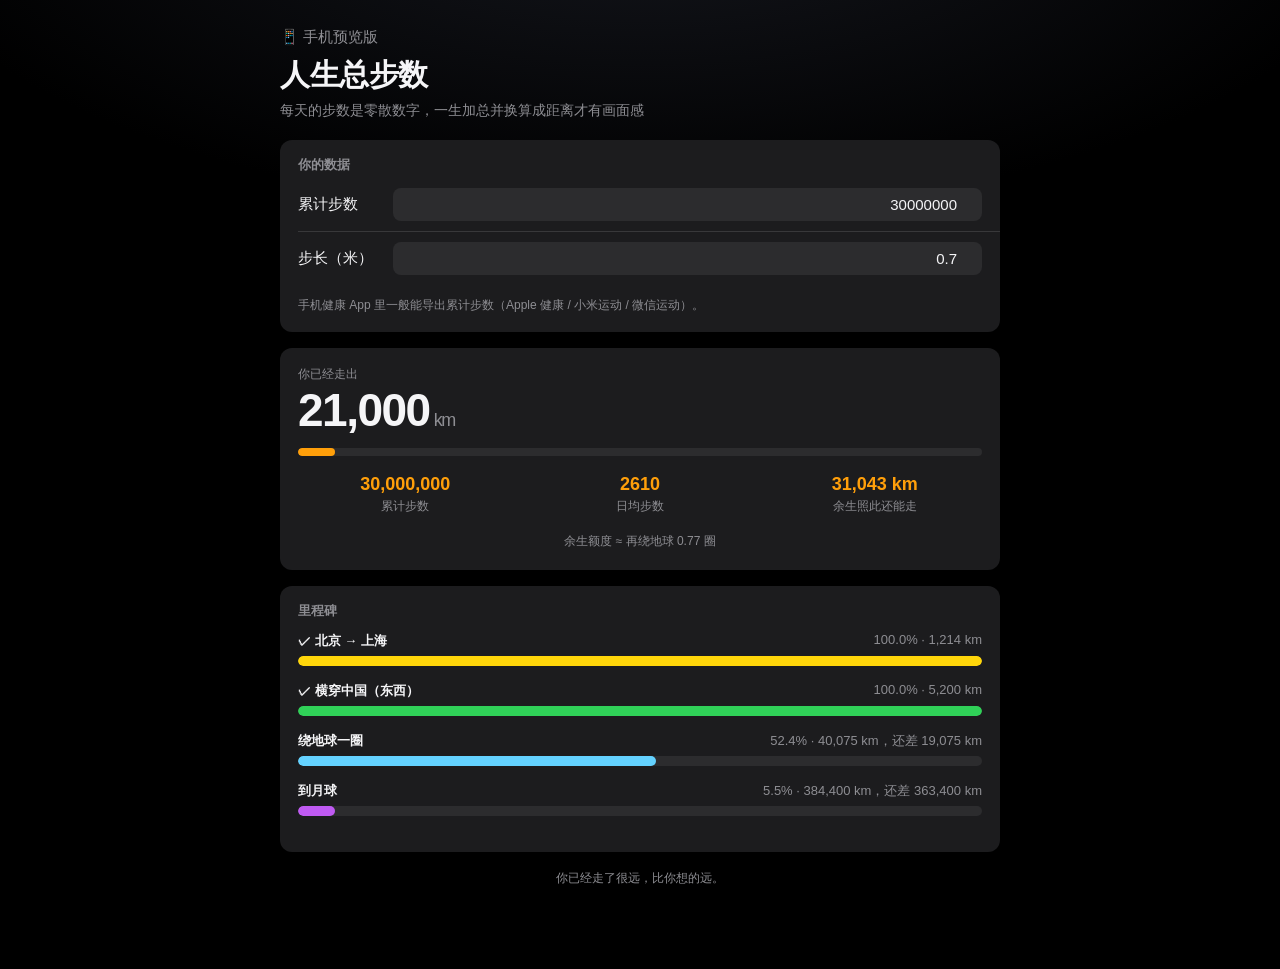
<file: index.html>
<!DOCTYPE html>
<html lang="zh-CN">
<head>
<meta charset="UTF-8">
<meta name="viewport" content="width=device-width, initial-scale=1">
<title>人生总步数 · 人生可视化</title>
<link rel="stylesheet" href="shared/theme.css">
<style>
  .ms-list { padding: 8px 18px 20px; }
  .ms-row { margin-bottom: 16px; }
  .ms-row .cap-line { display: flex; justify-content: space-between; font-size: 13px; margin-bottom: 6px; }
  .ms-row .cap-line .n { color: var(--text); font-weight: 600; }
  .ms-row .cap-line .p { color: var(--sub); font-variant-numeric: tabular-nums; }
  .ms-row .bar { height: 10px; background: var(--bg-fill); border-radius: 5px; overflow: hidden; }
  .ms-row .bar i { display: block; height: 100%; border-radius: 5px; }
  .lit { color: var(--teal); }
</style>
</head>
<body>
<div class="wrap">
  <header class="tool-head">
    <a class="back" href="preview.html" target="_top">📱 手机预览版</a>
    <h1>人生总步数</h1>
    <p class="sub">每天的步数是零散数字，一生加总并换算成距离才有画面感</p>
  </header>

  <section class="card">
    <div class="card-title">你的数据</div>
    <div class="field-row"><span class="label">累计步数</span><input type="number" id="steps" min="0" value="30000000"></div>
    <div class="separator"></div>
    <div class="field-row"><span class="label">步长（米）</span><input type="number" id="stride" min="0.3" max="1.2" step="0.05" value="0.7"></div>
    <p class="hint" style="padding-top:10px">手机健康 App 里一般能导出累计步数（Apple 健康 / 小米运动 / 微信运动）。</p>
  </section>

  <section class="card" id="resultCard"></section>
  <section class="card"><div class="card-title">里程碑</div><div class="ms-list" id="msList"></div></section>

  <p class="hint" style="text-align:center">你已经走了很远，比你想的远。</p>
</div>

<script src="shared/core.js"></script>
<script>
var MILESTONES = [
  { name: '北京 → 上海', km: 1214, color: 'var(--yellow)' },
  { name: '横穿中国（东西）', km: 5200, color: 'var(--green)' },
  { name: '绕地球一圈', km: 40075, color: 'var(--teal)' },
  { name: '到月球', km: 384400, color: 'var(--purple)' }
];

function render() {
  var steps = parseFloat(document.getElementById('steps').value) || 0;
  var stride = parseFloat(document.getElementById('stride').value) || 0.7;
  var km = steps * stride / 1000;

  var s = LGF.computeLife(LGF.getBirthday(), LGF.getLifespan());
  var dailyAvg = s.daysLived > 0 ? steps / s.daysLived : 0;
  var futureKm = s.remainingDays * dailyAvg * stride / 1000;

  document.getElementById('resultCard').innerHTML =
    '<div class="stat-cap">你已经走出</div>' +
    '<div class="stat-big">' + LGF.fmt(Math.round(km)) + '<span class="stat-unit">km</span></div>' +
    '<div class="progress-track"><div class="progress-fill" style="width:' + Math.min(100, km / 384400 * 100) + '%"></div></div>' +
    '<div class="stat-cells">' +
      '<div class="stat-cell"><div class="num">' + LGF.fmt(Math.round(steps)) + '</div><div class="cap">累计步数</div></div>' +
      '<div class="stat-cell"><div class="num">' + Math.round(dailyAvg) + '</div><div class="cap">日均步数</div></div>' +
      '<div class="stat-cell"><div class="num">' + LGF.fmt(Math.round(futureKm)) + ' km</div><div class="cap">余生照此还能走</div></div>' +
    '</div>' +
    '<div class="stat-foot">余生额度 ≈ 再绕地球 ' + (futureKm / 40075).toFixed(2) + ' 圈</div>';

  document.getElementById('msList').innerHTML = MILESTONES.map(function (m) {
    var pct = Math.min(100, km / m.km * 100);
    var lit = km >= m.km;
    return '<div class="ms-row">' +
      '<div class="cap-line"><span class="n' + (lit ? ' lit' : '') + '">' + (lit ? '✓ ' : '') + m.name + '</span>' +
      '<span class="p">' + pct.toFixed(1) + '% · ' + LGF.fmt(m.km) + ' km' + (lit ? '' : '，还差 ' + LGF.fmt(Math.round(m.km - km)) + ' km') + '</span></div>' +
      '<div class="bar"><i style="width:' + pct + '%;background:' + m.color + '"></i></div></div>';
  }).join('');
}

document.getElementById('steps').addEventListener('input', render);
document.getElementById('stride').addEventListener('input', render);
render();
</script>
</body>
</html>
</file>
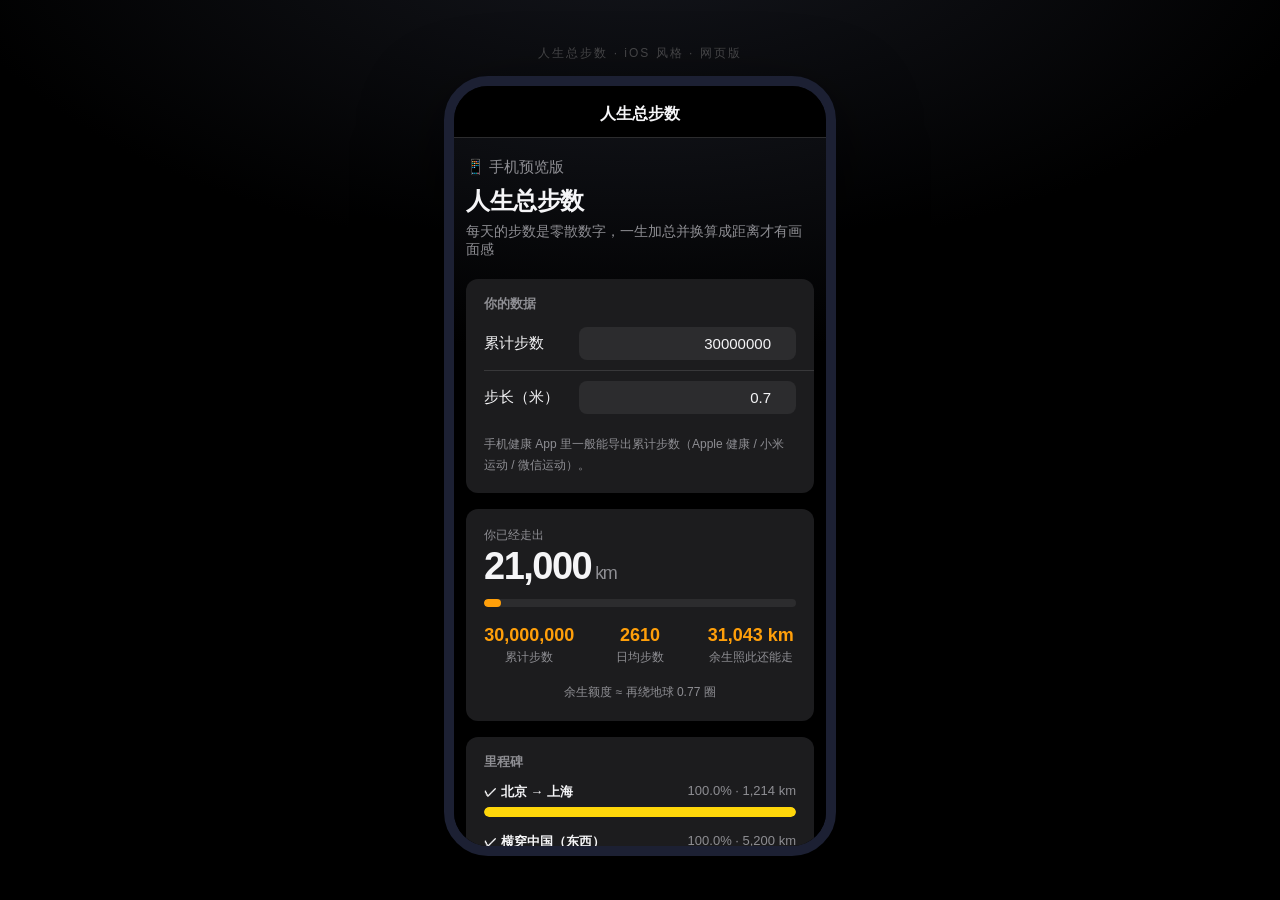
<file: preview.html>
<!DOCTYPE html>
<html lang="zh-CN">
<head>
<meta charset="UTF-8">
<meta name="viewport" content="width=device-width, initial-scale=1">
<title>人生总步数 · 手机预览</title>
<style>
  * { margin: 0; padding: 0; box-sizing: border-box; }
  body {
    background: radial-gradient(1200px 600px at 50% -100px, #16181f 0%, #000 60%);
    min-height: 100vh; display: flex; flex-direction: column;
    align-items: center; justify-content: center;
    font-family: -apple-system, "SF Pro Text", "PingFang SC", "Microsoft YaHei", sans-serif;
    padding: 24px 12px;
  }
  .caption { color: #48484A; font-size: 12px; letter-spacing: 2px; margin-bottom: 14px; }
  .caption a { color: #48484A; text-decoration: none; }
  .caption a:hover { color: #FF9F0A; }
  .phone {
    position: relative; width: 392px; height: 780px; background: #000;
    border: 10px solid #1c2033; border-radius: 44px;
    box-shadow: 0 30px 80px rgba(0, 0, 0, 0.65);
    overflow: hidden; display: flex; flex-direction: column;
  }
  .navbar {
    flex-shrink: 0; background: rgba(0, 0, 0, 0.75); color: #F5F5F7;
    text-align: center; padding: 18px 0 12px;
    font-size: 16px; font-weight: 600; border-bottom: 0.5px solid #2C2C2E;
  }
  .screen { flex: 1; overflow: hidden; }
  .screen iframe { width: 100%; height: 100%; border: none; }
</style>
</head>
<body>
<div class="caption">人生总步数 · iOS 风格 · <a href="index.html" target="_top">网页版</a></div>
<div class="phone">
  <div class="navbar">人生总步数</div>
  <div class="screen"><iframe src="index.html"></iframe></div>
</div>
</body>
</html>
</file>
<file: shared/theme.css>
/* 人生可视化套件 —— iOS 暗色主题（全部工具页共用）
   色板来自 iOS 系统色（暗色模式）：systemOrange #FF9F0A / Yellow #FFD60A / Green #30D158
   Teal #64D2FF / Blue #0A84FF / Purple #BF5AF2 / Pink #FF375F / Red #FF453A / Indigo #5E5CE6 */

:root {
  --bg: #000;
  --bg-elev: #1C1C1E;
  --bg-fill: #2C2C2E;
  --text: #F5F5F7;
  --sub: #8E8E93;
  --dim: #48484A;
  --sep: #38383A;
  --accent: #FF9F0A;
  --green: #30D158;
  --blue: #0A84FF;
  --purple: #BF5AF2;
  --pink: #FF375F;
  --teal: #64D2FF;
  --yellow: #FFD60A;
  --red: #FF453A;
  color-scheme: dark;
}

* { margin: 0; padding: 0; box-sizing: border-box; }

body {
  background: var(--bg) radial-gradient(1100px 480px at 50% -120px, #16181f 0%, transparent 70%);
  color: var(--text);
  font-family: -apple-system, "SF Pro Text", "PingFang SC", "Microsoft YaHei", sans-serif;
  min-height: 100vh;
}

a { color: var(--sub); text-decoration: none; }
a:hover { color: var(--accent); }

.wrap { max-width: 760px; margin: 0 auto; padding: 20px 20px 64px; }

/* 工具页头部 */
.tool-head { padding: 8px 0 20px; }
.tool-head .back { font-size: 15px; }
.tool-head h1 { font-size: 30px; font-weight: 700; letter-spacing: -0.5px; margin-top: 8px; }
.tool-head .sub { color: var(--sub); font-size: 14px; margin-top: 6px; }

/* 卡片（iOS 分组） */
.card {
  background: var(--bg-elev);
  border-radius: 12px;
  overflow: hidden;
  margin-bottom: 16px;
}

/* 分组列表行 */
.row {
  display: flex; align-items: center; justify-content: space-between;
  padding: 13px 18px; gap: 12px;
  cursor: default;
}
.row.clickable { cursor: pointer; }
.row.clickable:active { background: var(--bg-fill); }
.row .label { color: var(--text); font-size: 15px; flex-shrink: 0; }
.row .value { color: var(--accent); font-size: 15px; text-align: right; font-variant-numeric: tabular-nums; }
.chevron { color: var(--dim); margin-left: 5px; font-weight: 600; }
.separator { height: 0.5px; background: var(--sep); margin-left: 18px; }

/* 文本输入行（iOS 设置风格） */
.field-row { display: flex; align-items: center; padding: 10px 18px; gap: 12px; }
.field-row .label { color: var(--text); font-size: 15px; flex-shrink: 0; min-width: 5.5em; }
.field-row input, .field-row select {
  flex: 1; background: var(--bg-fill); border: none; border-radius: 8px;
  color: var(--text); font-size: 15px; padding: 8px 10px;
  font-family: inherit; text-align: right; outline: none;
  font-variant-numeric: tabular-nums;
}
.field-row input:focus { box-shadow: 0 0 0 2px rgba(255, 159, 10, 0.4); }
input[type="range"] {
  width: 100%; height: 28px; accent-color: var(--accent); background: transparent;
}

/* iOS 开关 */
.switch-wrap { position: relative; width: 46px; height: 28px; flex-shrink: 0; }
.switch-wrap input { opacity: 0; width: 100%; height: 100%; position: absolute; cursor: pointer; z-index: 2; }
.switch-track {
  position: absolute; inset: 0;
  background: var(--bg-fill); border-radius: 14px;
  transition: background 0.2s;
}
.switch-track::after {
  content: ""; position: absolute;
  top: 2px; left: 2px;
  width: 24px; height: 24px; border-radius: 50%;
  background: #fff; box-shadow: 0 1px 3px rgba(0,0,0,0.4);
  transition: all 0.2s;
}
.switch-wrap input:checked + .switch-track { background: var(--green); }
.switch-wrap input:checked + .switch-track::after { left: 20px; }

/* iOS 分段控件 */
.seg {
  display: flex; background: var(--bg-fill); border-radius: 9px; padding: 2px; margin: 0 18px 14px;
}
.seg button {
  flex: 1; border: none; background: transparent; color: var(--sub);
  font-size: 13px; font-weight: 600; padding: 6px 0; border-radius: 7px;
  cursor: pointer; font-family: inherit; transition: all 0.15s;
}
.seg button.on { background: var(--bg-elev); color: var(--text); box-shadow: 0 1px 4px rgba(0,0,0,0.4); }

/* iOS 按钮 */
.btn {
  display: block; width: 100%; border: none; border-radius: 10px;
  background: var(--bg-fill); color: var(--text);
  font-size: 15px; font-weight: 600; padding: 12px 0;
  cursor: pointer; font-family: inherit;
}
.btn:active { opacity: 0.7; }
.btn.primary { background: var(--accent); color: #000; }
.btn.danger { background: rgba(255, 69, 58, 0.18); color: var(--red); }
.card .btn-area { padding: 14px 18px; }

/* 统计面板（Health 风格） */
.stat-cap { color: var(--sub); font-size: 12px; padding: 18px 18px 0; }
.stat-big { font-size: 46px; font-weight: 700; letter-spacing: -1.5px; line-height: 1.2; padding: 0 18px; font-variant-numeric: tabular-nums; }
.stat-unit { font-size: 18px; color: var(--sub); margin-left: 4px; font-weight: 400; }
.progress-track {
  height: 8px; background: var(--bg-fill); border-radius: 4px;
  overflow: hidden; margin: 10px 18px 18px;
}
.progress-fill { height: 100%; background: var(--accent); border-radius: 4px; transition: width 0.3s; }
.stat-cells { display: flex; padding: 0 8px 16px; }
.stat-cell { flex: 1; text-align: center; }
.num { color: var(--accent); font-size: 18px; font-weight: 600; font-variant-numeric: tabular-nums; }
.cap { color: var(--sub); font-size: 12px; margin-top: 3px; }
.stat-foot { color: var(--sub); font-size: 12px; padding: 0 18px 18px; text-align: center; line-height: 1.7; }

/* 图例 */
.legend { display: flex; flex-wrap: wrap; align-items: center; gap: 8px 14px; padding: 18px 18px 14px; }
.lg { display: flex; align-items: center; }
.lg span { color: var(--sub); font-size: 12px; margin-left: 5px; }
.dot { width: 9px; height: 9px; border-radius: 2px; }

/* 说明文字 */
.hint { color: var(--sub); font-size: 12px; line-height: 1.8; padding: 0 18px 16px; }
.hint b { color: var(--text); font-weight: 600; }
.card-title { color: var(--sub); font-size: 13px; font-weight: 600; padding: 16px 18px 4px; }

/* 简易表格（榜单/对照表） */
.tbl { width: 100%; border-collapse: collapse; font-size: 13px; }
.tbl th { color: var(--sub); font-weight: 500; text-align: left; padding: 10px 18px 6px; }
.tbl td { padding: 9px 18px; border-top: 0.5px solid var(--sep); color: var(--text); font-variant-numeric: tabular-nums; }
.tbl td.sub { color: var(--sub); }

/* 滚轮弹层内数字对齐修正 */
.wheel-item { font-variant-numeric: tabular-nums; }

@media (max-width: 480px) {
  .wrap { padding: 12px 12px 56px; }
  .tool-head h1 { font-size: 24px; }
  .stat-big { font-size: 38px; }
}
</file>
